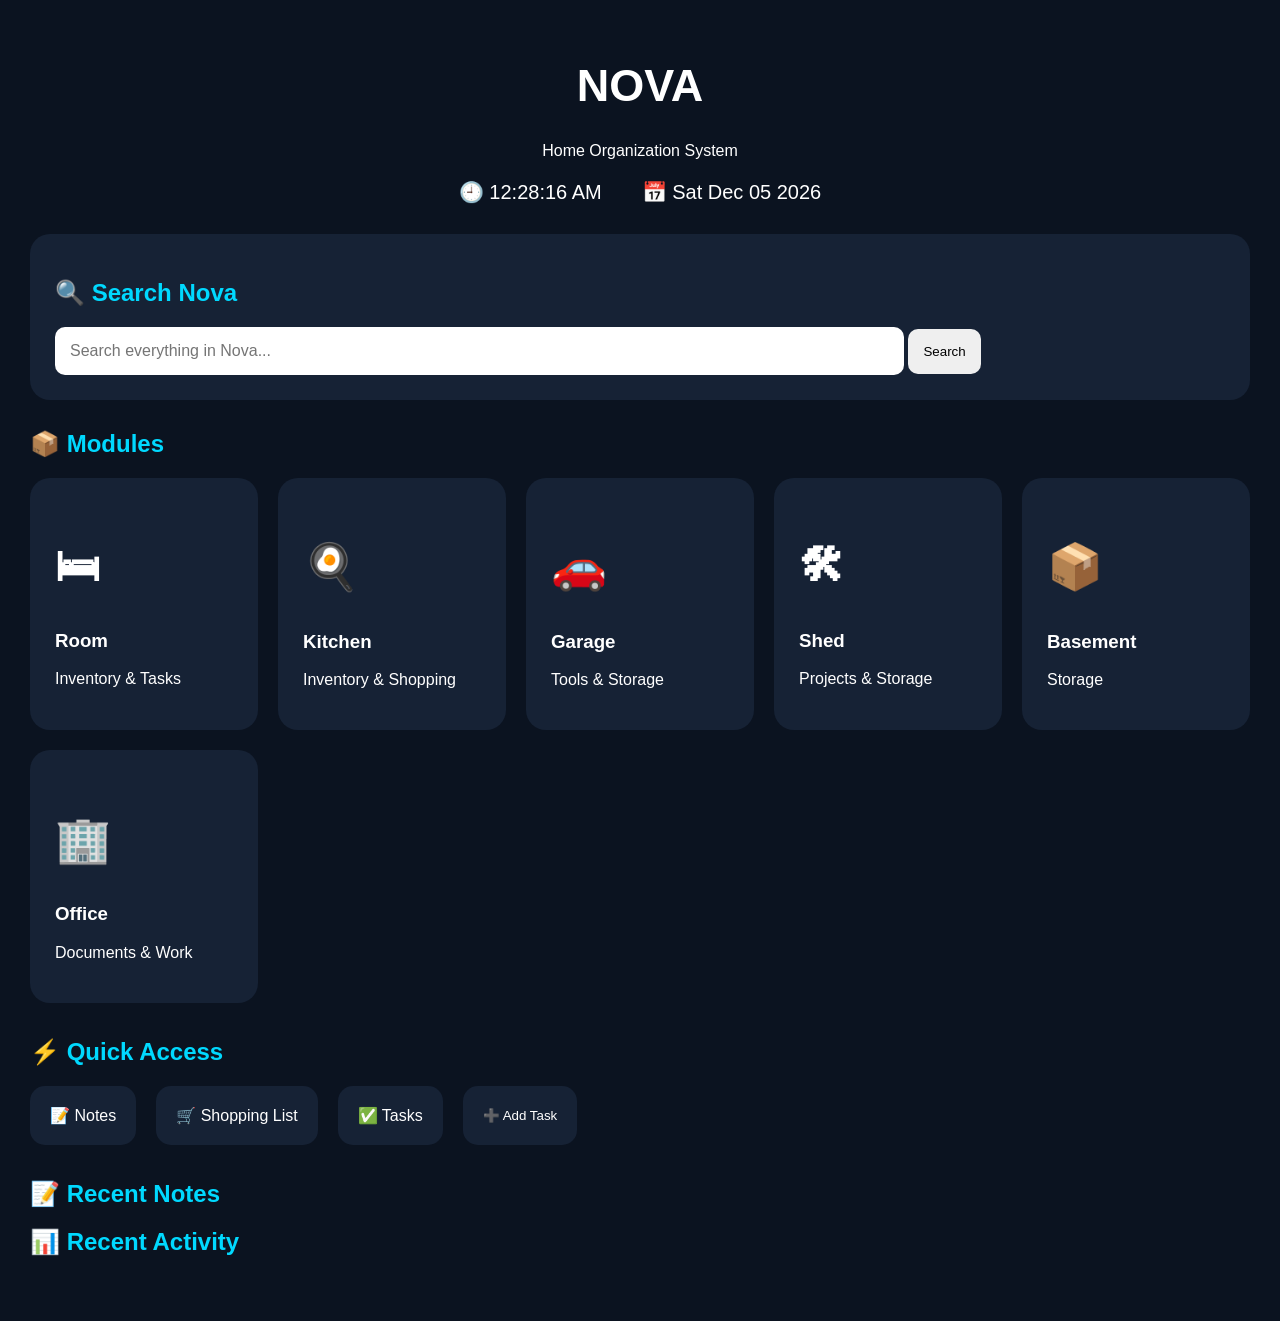
<file: index.html>
<!DOCTYPE html>
<html lang="en">

<head>

<meta charset="UTF-8">

<meta name="viewport" content="width=device-width, initial-scale=1.0">

<title>Nova</title>

<link rel="stylesheet" href="style.css">

</head>


<body>


<header>

<h1>NOVA</h1>

<p>Home Organization System</p>


<div class="datetime">

<div>
🕘
<span id="clock"></span>
</div>


<div>
📅
<span id="date"></span>
</div>


</div>


</header>





<section class="search">


<h2>🔍 Search Nova</h2>


<input 
id="searchInput"
placeholder="Search everything in Nova..."
>


<button onclick="searchNova()">
Search
</button>



<div id="searchResults"></div>


</section>







<section>


<h2>📦 Modules</h2>



<div class="modules">



<a class="card" href="NovaII/index.html">

<h1>🛏</h1>

<h3>Room</h3>

<p>Inventory & Tasks</p>

</a>




<a class="card" href="NovaK/index.html">

<h1>🍳</h1>

<h3>Kitchen</h3>

<p>Inventory & Shopping</p>

</a>





<a class="card" href="NovaG/index.html">

<h1>🚗</h1>

<h3>Garage</h3>

<p>Tools & Storage</p>

</a>





<a class="card" href="NovaS/index.html">

<h1>🛠</h1>

<h3>Shed</h3>

<p>Projects & Storage</p>

</a>





<a class="card" href="NovaB/index.html">

<h1>📦</h1>

<h3>Basement</h3>

<p>Storage</p>

</a>





<a class="card" href="NovaO/index.html">

<h1>🏢</h1>

<h3>Office</h3>

<p>Documents & Work</p>

</a>



</div>


</section>








<section>


<h2>⚡ Quick Access</h2>


<div class="quick">


<a href="NovaNotes/index.html">
📝 Notes
</a>


<a href="NovaShopping/index.html">
🛒 Shopping List
</a>

  
<a href="tasks/index.html">
✅ Tasks
</a>
  

<button onclick="addTask()">
➕ Add Task
</button>


</div>


</section>








<section class="dashboard">


<div>


<h2>📝 Recent Notes</h2>


<ul id="recentNotes">

</ul>


</div>






<div>


<h2>📊 Recent Activity</h2>


<ul id="activity">

</ul>


</div>



</section>








<script src="script.js"></script>


</body>


</html>
</file>
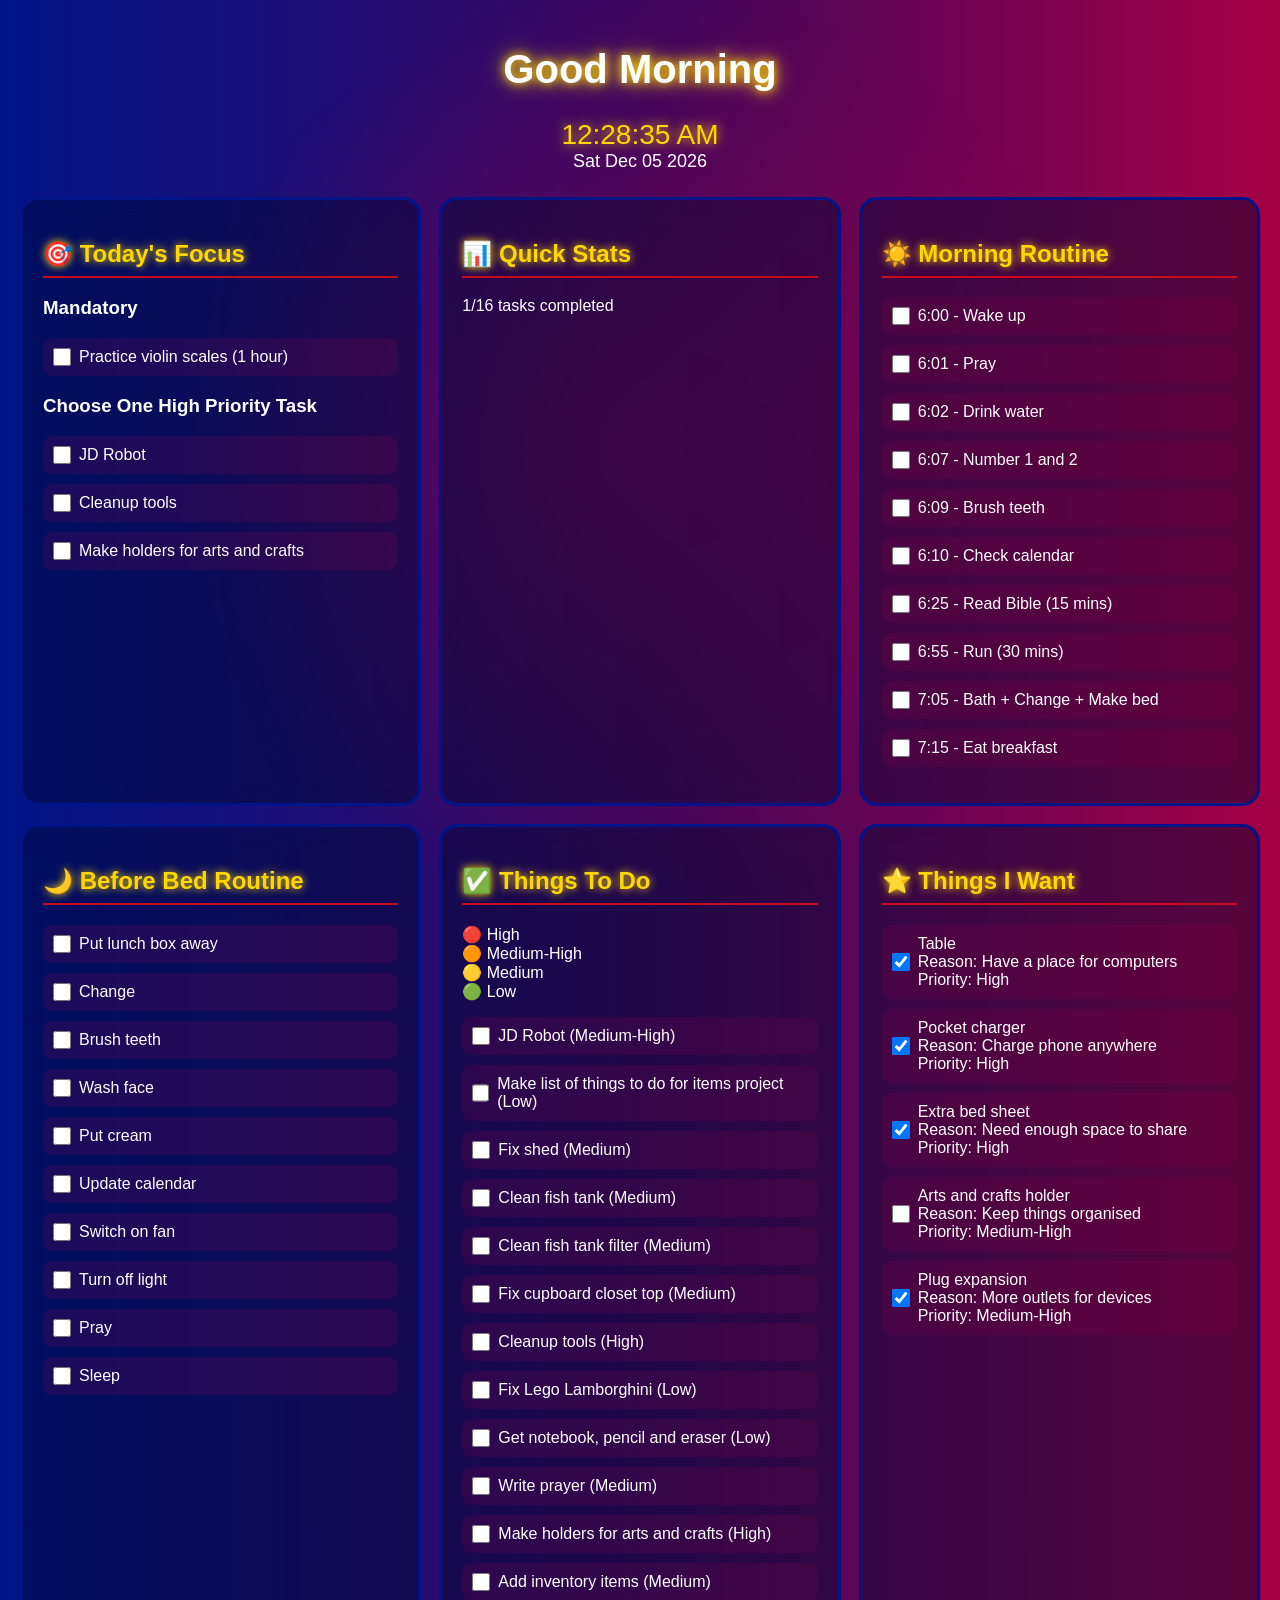
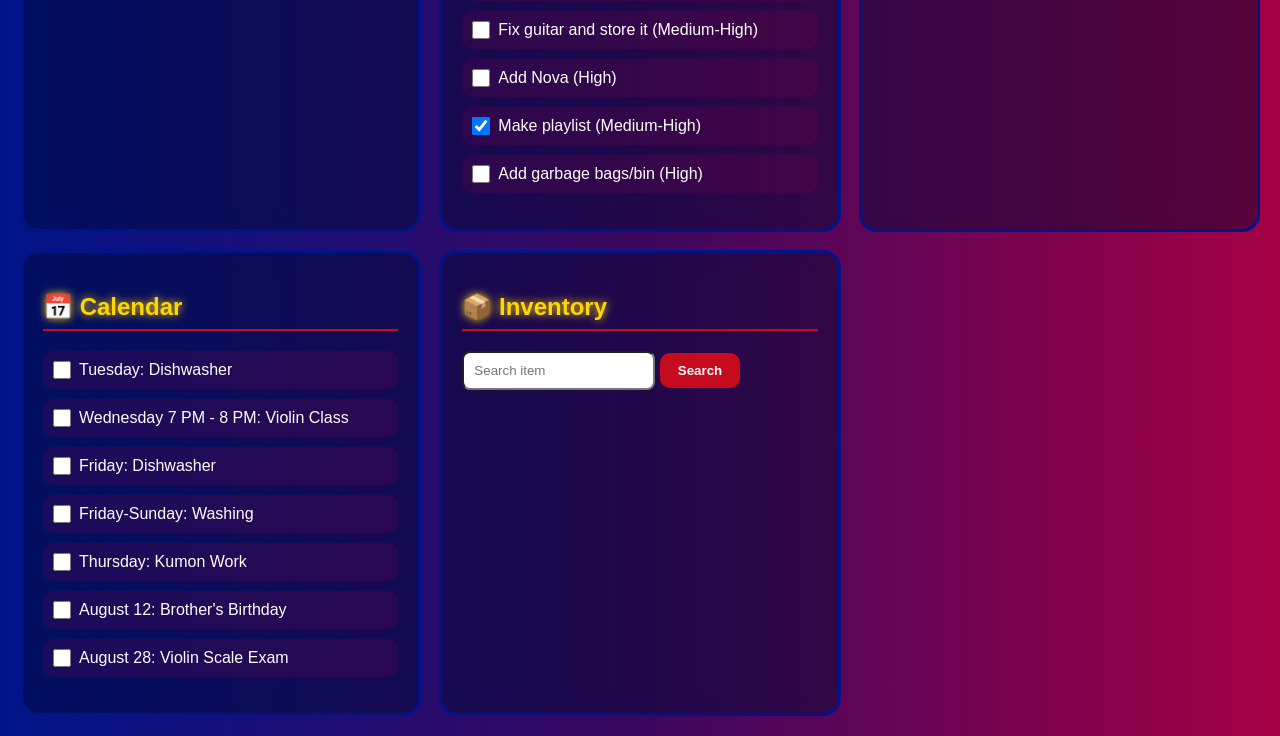
<file: room/index.html>
<!DOCTYPE html>
<html>
<head>
<meta charset="UTF-8">
<meta name="viewport" content="width=device-width, initial-scale=1">

<title>Nova Dashboard</title>

<link rel="stylesheet" href="style.css">
</head>

<body>

<div class="top">
    <h1 id="greeting"></h1>
    <div id="clock"></div>
    <div id="date"></div>
</div>


<div class="grid">

    <!-- Today's Focus -->
    <div class="card main">
        <h2>🎯 Today's Focus</h2>

        <h3>Mandatory</h3>
        <ul id="mandatoryTasks"></ul>

        <h3>Choose One High Priority Task</h3>
        <ul id="focusOptions"></ul>

    </div>


    <!-- Quick Stats -->
    <div class="card">
        <h2>📊 Quick Stats</h2>
        <p id="stats"></p>
    </div>


    <!-- Morning Routine -->
    <div class="card">
        <h2>☀️ Morning Routine</h2>
        <ul id="morningRoutine"></ul>
    </div>


    <!-- Before Bed -->
    <div class="card">
        <h2>🌙 Before Bed Routine</h2>
        <ul id="bedRoutine"></ul>
    </div>


    <!-- Things To Do -->
    <div class="card">
        <h2>✅ Things To Do</h2>

        <p>
            🔴 High<br>
            🟠 Medium-High<br>
            🟡 Medium<br>
            🟢 Low
        </p>

        <ul id="todoList"></ul>

    </div>


    <!-- Things I Want -->
    <div class="card">
        <h2>⭐ Things I Want</h2>
        <ul id="wantList"></ul>
    </div>


    <!-- Calendar -->
    <div class="card">
        <h2>📅 Calendar</h2>
        <ul id="calendar"></ul>
    </div>


    <!-- Inventory -->
    <div class="card">
        <h2>📦 Inventory</h2>

        <input id="searchBox" placeholder="Search item">

        <button onclick="searchItem()">
            Search
        </button>

        <p id="result"></p>

    </div>


</div>


<script src="script.js"></script>

</body>
</html>
</file>
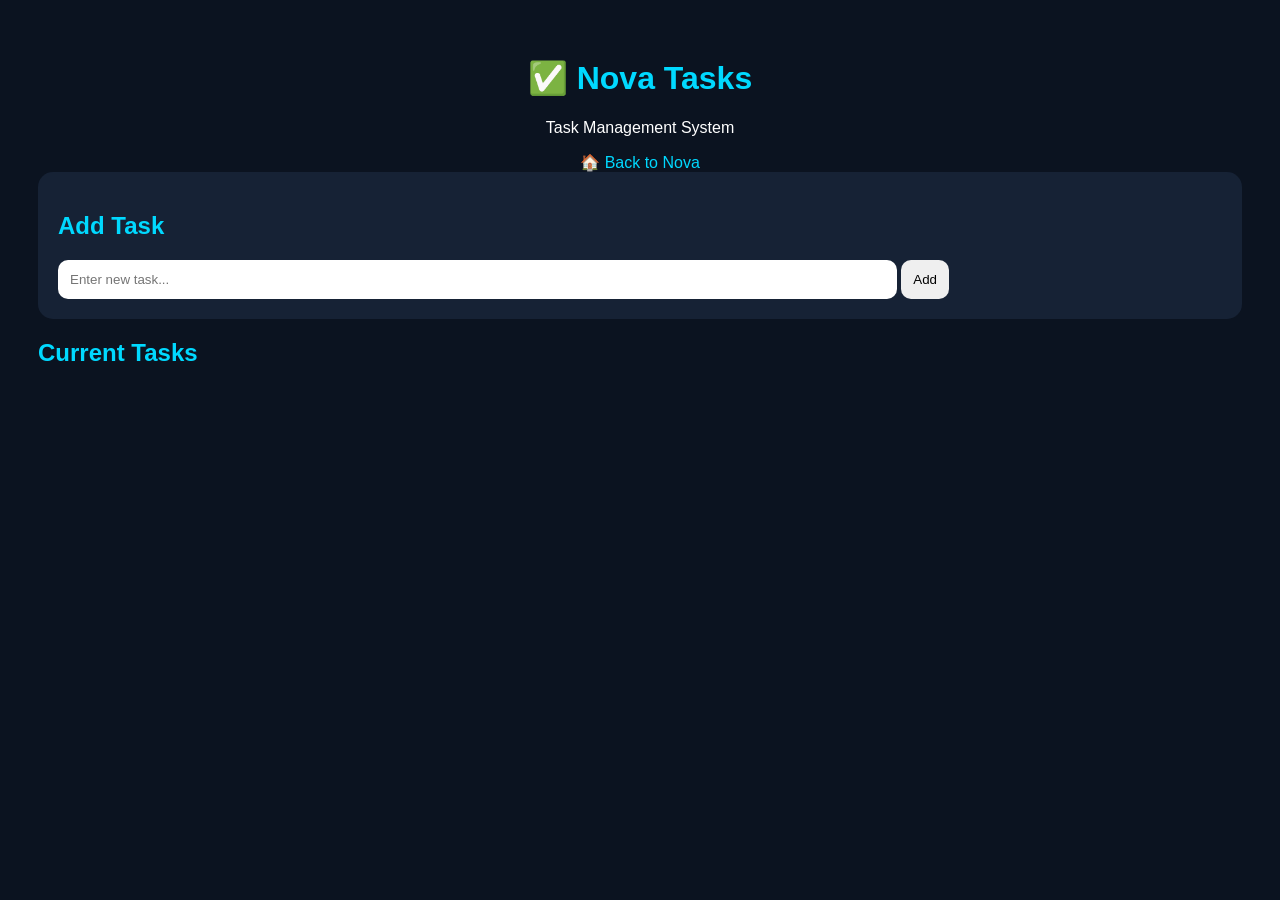
<file: tasks/index.html>
<!DOCTYPE html>
<html lang="en">

<head>

<meta charset="UTF-8">

<meta name="viewport" content="width=device-width, initial-scale=1.0">

<title>Nova Tasks</title>

<link rel="stylesheet" href="style.css">

</head>


<body>


<header>

<h1>✅ Nova Tasks</h1>

<p>Task Management System</p>


<a href="../index.html">
🏠 Back to Nova
</a>

</header>




<section class="task-box">


<h2>Add Task</h2>


<input 
id="taskInput"
placeholder="Enter new task..."
>


<button onclick="addTask()">
Add
</button>



</section>





<section>


<h2>Current Tasks</h2>


<ul id="taskList">

</ul>


</section>





<script src="script.js"></script>


</body>

</html>
</file>
<file: style.css>
body {

    margin:0;

    padding:30px;

    font-family:
    Arial, Helvetica, sans-serif;

    background:#0b1320;

    color:white;

}



header {

    text-align:center;

    padding-bottom:30px;

}



h1 {

    font-size:45px;

}



h2 {

    color:#00d9ff;

}



.datetime {


display:flex;

justify-content:center;

gap:40px;

font-size:20px;

margin-top:20px;

}




.search {


background:#162235;

padding:25px;

border-radius:20px;

margin-bottom:30px;


}



input {


width:70%;

padding:15px;

border-radius:10px;

border:none;

font-size:16px;


}



button {


padding:15px;

border:none;

border-radius:10px;

cursor:pointer;

}





.modules {


display:grid;

grid-template-columns:

repeat(auto-fit,minmax(220px,1fr));

gap:20px;


}




.card {


background:#162235;

padding:25px;

border-radius:20px;

text-decoration:none;

color:white;

transition:0.3s;


}



.card:hover {


transform:translateY(-8px);

background:#203452;


}





.quick {


display:flex;

gap:20px;

flex-wrap:wrap;


}



.quick a,
.quick button {


background:#162235;

color:white;

padding:20px;

border-radius:15px;

text-decoration:none;

}



.two-column {


display:grid;

grid-template-columns:

repeat(auto-fit,minmax(300px,1fr));

gap:20px;

margin-top:30px;


}



section {


margin-bottom:35px;


}



li {


margin:12px 0;

font-size:17px;

}
</file>
<file: room/style.css>
* {
    box-sizing:border-box;
}


/* =================================
   BASE
================================= */


body {

    color:white;

    font-family:Arial, sans-serif;

    margin:0;

    padding:20px;

    min-height:100vh;

    position:relative;


    /* Argentina daytime */

    background:

    linear-gradient(
        90deg,
        #74acdf,
        white,
        #74acdf
    );

}



/* =================================
   BACKGROUND FADE EFFECT
================================= */


body::before {

    content:"";

    position:fixed;

    inset:0;

    z-index:-1;


    background:

    radial-gradient(
        circle at center,
        rgba(255,255,255,0.45),
        transparent 60%
    );


    animation:

    backgroundFade 6s ease-in-out infinite;

}




@keyframes backgroundFade {


    0%,100% {

        opacity:0.25;

    }


    50% {

        opacity:0.9;

    }

}



/* =================================
   HEADER
================================= */


.top {

    text-align:center;

    margin-bottom:25px;

}



.top h1 {

    font-size:40px;

    color:white;


    text-shadow:

    0 0 10px #ffd700,

    0 0 20px #ffd700;

}



#clock {

    font-size:28px;

    color:#ffd700;


    text-shadow:

    0 0 12px #ffd700;

}



#date {

    font-size:18px;

}



/* =================================
   GRID
================================= */


.grid {

    display:grid;

    grid-template-columns:

    repeat(auto-fit,minmax(300px,1fr));


    gap:18px;

}



/* =================================
   GLASS CARDS
================================= */


.card {

    background:

    rgba(0,20,70,0.45);


    border:

    3px solid #74acdf;


    border-radius:18px;


    padding:20px;


    backdrop-filter:blur(12px);


    animation:

    argentinaBorder 4s ease-in-out infinite alternate;

}




/* =================================
   ARGENTINA BORDER GLOW
================================= */


@keyframes argentinaBorder {


    from {


        border-color:#74acdf;


        box-shadow:

        0 0 15px #74acdf,

        inset 0 0 20px rgba(116,172,223,0.3);


    }



    to {


        border-color:white;


        box-shadow:


        0 0 35px white,

        0 0 50px #74acdf;


    }

}




/* =================================
   TEXT
================================= */


h2 {


    color:#ffd700;


    border-bottom:

    2px solid #c60b1e;


    padding-bottom:8px;


    text-shadow:

    0 0 8px #ffd700;

}



ul {

    list-style:none;

    padding:0;

}



li {


    display:flex;


    align-items:center;


    gap:8px;


    background:

    rgba(255,255,255,0.12);


    margin:10px 0;


    padding:10px;


    border-radius:10px;

}



li input[type="checkbox"] {


    margin:0;


    width:18px;


    height:18px;


}



/* =================================
   BUTTONS
================================= */


button {


    background:#c60b1e;


    color:white;


    border:none;


    padding:10px 18px;


    border-radius:10px;


    cursor:pointer;


    font-weight:bold;


}



button:hover {


    background:#ffd700;


    color:black;

}



/* =================================
   INPUT
================================= */


input {

    padding:10px;

    border-radius:8px;

}



/* =================================
   NIGHT MODE - BARÇA
================================= */


body.night {


    background:

    linear-gradient(

        90deg,

        #001489,

        #3b075f,

        #a50044

    );

}




body.night::before {


    background:

    radial-gradient(

        circle at center,

        rgba(165,0,68,0.45),

        transparent 60%

    );


}



/* =================================
   BARÇA BORDER GLOW
================================= */


body.night .card {


    background:

    rgba(0,10,50,0.45);


    border:

    3px solid #001489;


    animation:

    barcaBorder 4s ease-in-out infinite alternate;

}




@keyframes barcaBorder {


    from {


        border-color:#001489;


        box-shadow:


        0 0 20px #001489;

    }



    to {


        border-color:#a50044;


        box-shadow:


        0 0 35px #a50044,

        0 0 50px #001489;

    }

}



body.night li {


    background:

    rgba(165,0,68,0.15);

}



/* =================================
   MOBILE
================================= */


@media(max-width:600px){


    body {

        padding:10px;

    }


    .top h1 {

        font-size:30px;

    }

}
</file>
<file: tasks/style.css>
body {

background:#0b1320;

color:white;

font-family:Arial;

padding:30px;

}


header {

text-align:center;

}



h1,h2 {

color:#00d9ff;

}



a {

color:#00d9ff;

text-decoration:none;

}



.task-box {

background:#162235;

padding:20px;

border-radius:15px;

}



input {

padding:12px;

width:70%;

border-radius:10px;

border:none;

}



button {

padding:12px;

border-radius:10px;

border:none;

cursor:pointer;

}



li {

background:#162235;

padding:15px;

margin:10px 0;

border-radius:10px;

list-style:none;

}



.complete {

text-decoration:line-through;

opacity:0.6;

}
</file>
